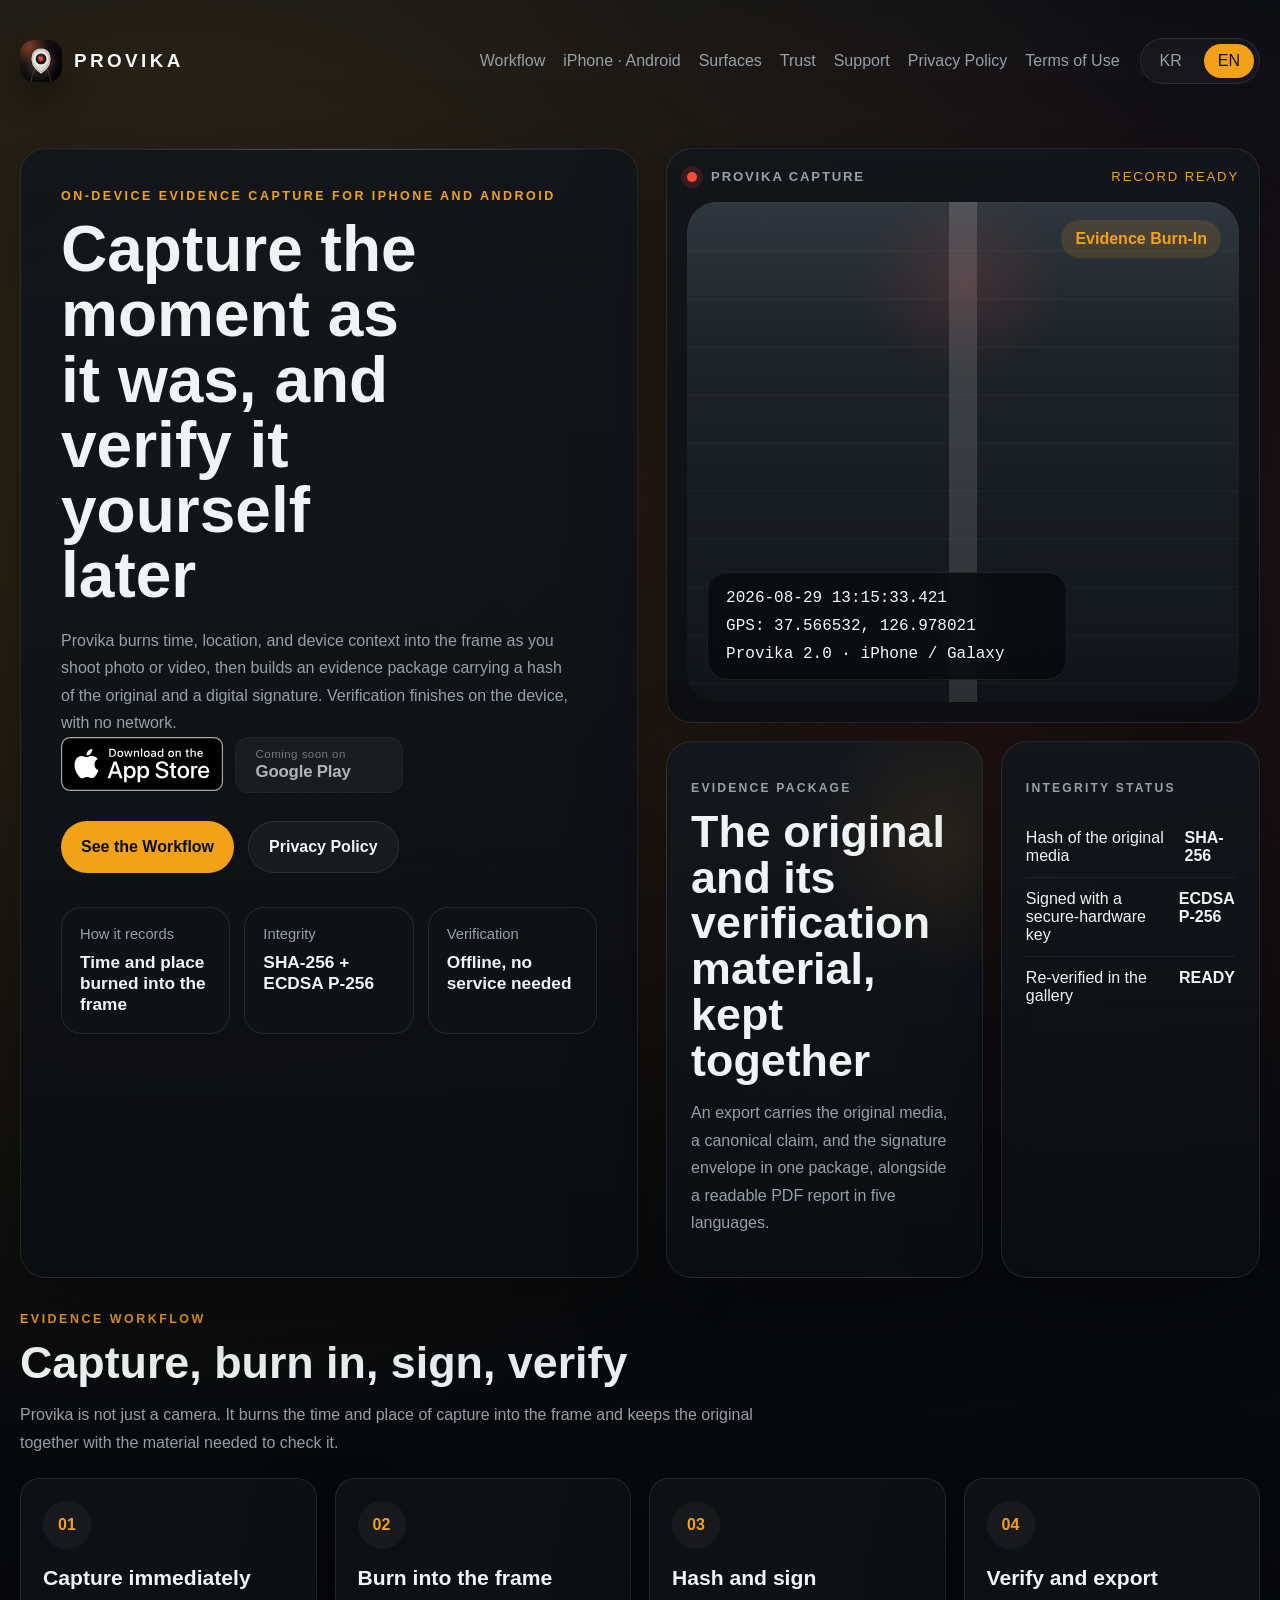
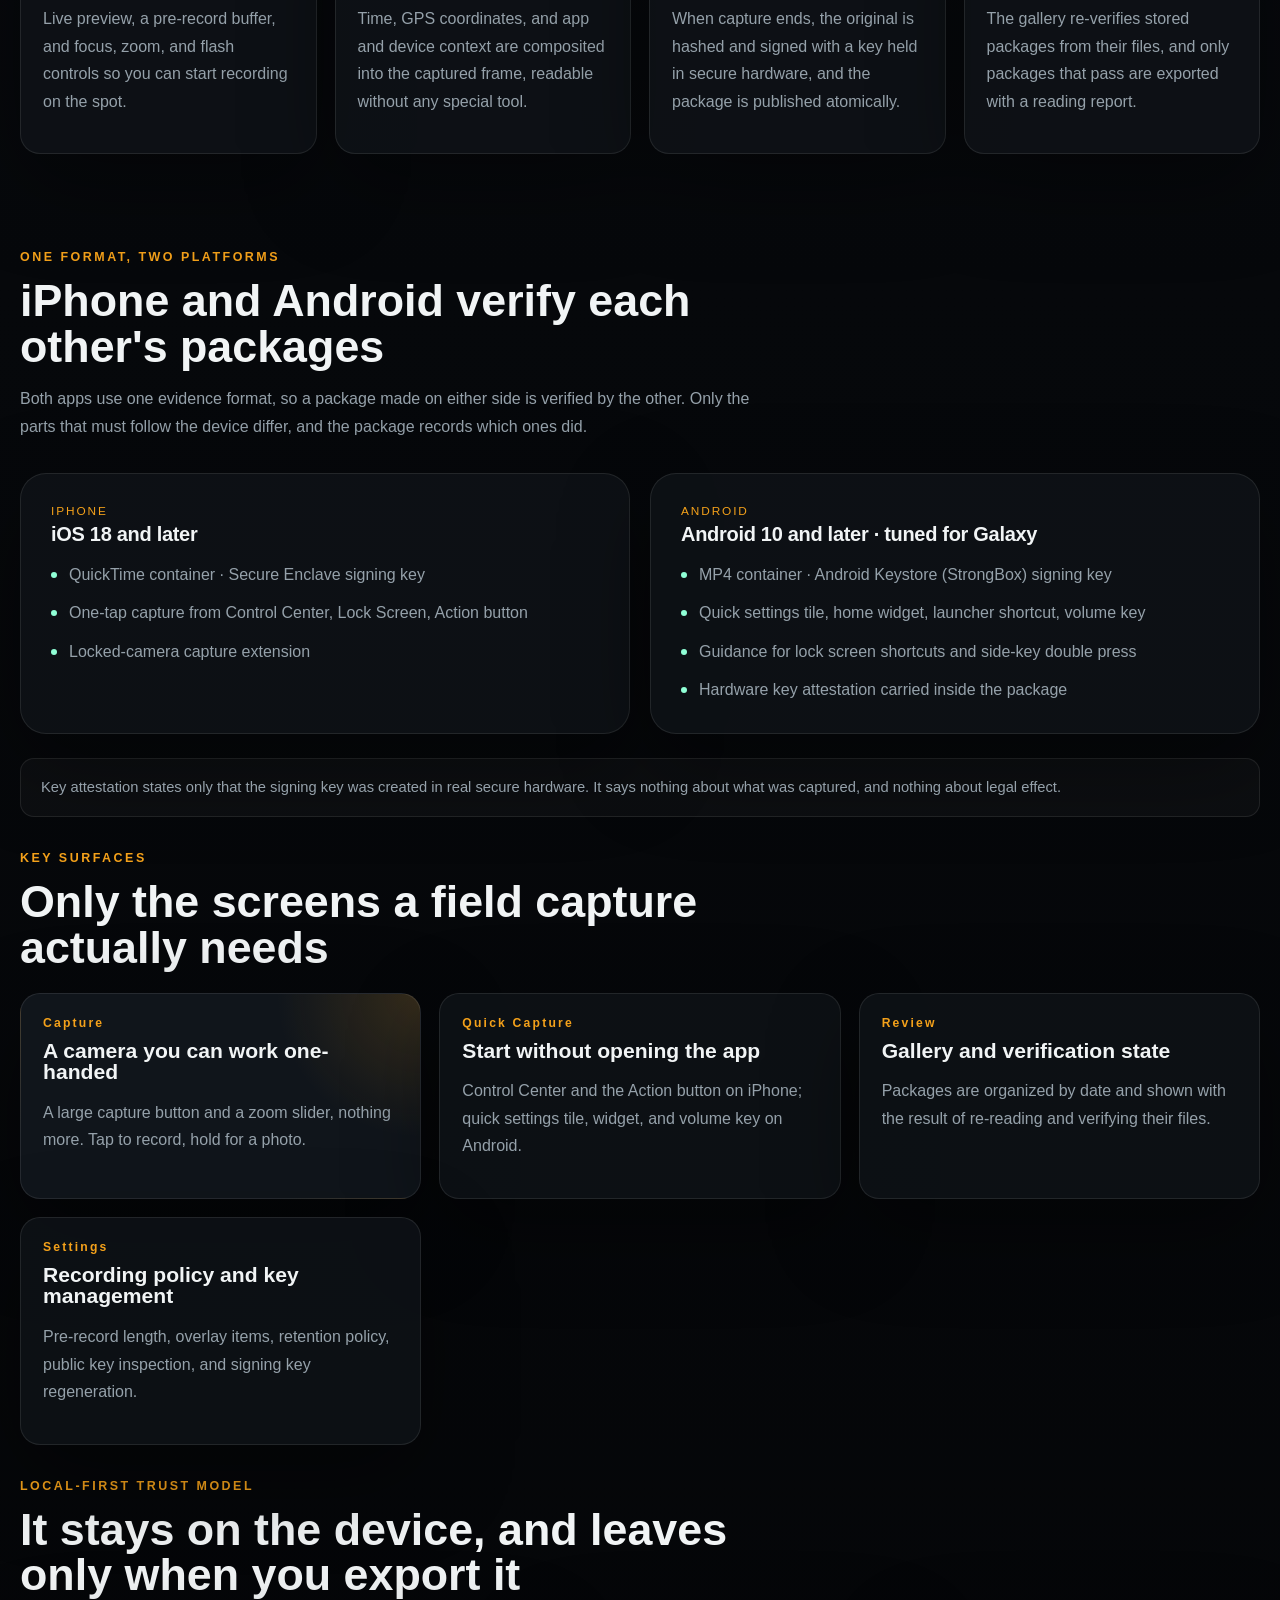
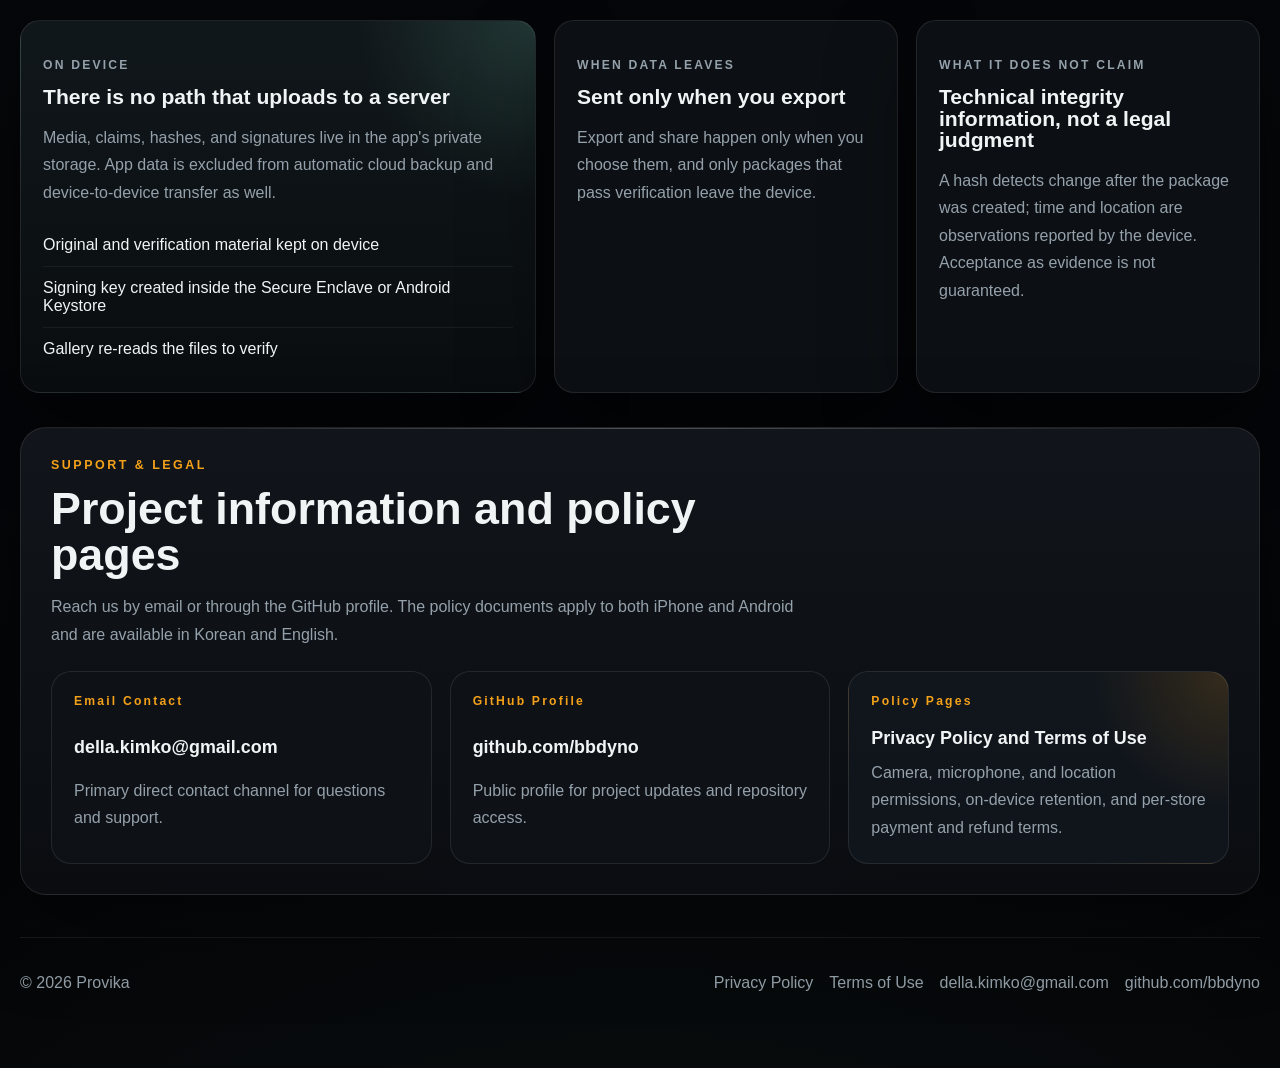
<file: docs/index.html>
<!DOCTYPE html>
<html lang="ko">
<head>
  <meta charset="UTF-8">
  <meta name="viewport" content="width=device-width, initial-scale=1.0">
  <title>Provika</title>
  <meta
    name="description"
    content="Provika는 교통 위반 증거 영상을 촬영하고, 프레임 내 타임스탬프와 GPS, 해시 및 서명 메타데이터를 함께 남기는 iPhone용 증거 캡처 앱입니다."
  >
  <link rel="stylesheet" href="./styles.css">
</head>
<body data-page="home">
  <div class="site-shell">
    <header class="topbar">
      <a class="brand" href="./index.html" aria-label="Provika home">
        <span class="brand-mark">
          <img src="./assets/provika-icon.png" alt="Provika icon">
        </span>
        <span class="brand-text">PROVIKA</span>
      </a>
      <div class="topbar-actions">
        <nav class="topnav">
          <a href="#workflow" data-i18n="nav.workflow">증거 흐름</a>
          <a href="#platforms" data-i18n="nav.platforms">iPhone · Android</a>
          <a href="#surfaces" data-i18n="nav.surfaces">핵심 화면</a>
          <a href="#trust" data-i18n="nav.trust">보관과 신뢰</a>
          <a href="#support" data-i18n="nav.support">지원</a>
          <a href="./privacy.html" data-i18n="nav.privacy">개인정보 처리방침</a>
          <a href="./terms.html" data-i18n="nav.terms">이용 약관</a>
        </nav>
        <div class="language-toggle" aria-label="Language selector">
          <button type="button" class="lang-button is-active" data-lang-button="ko">KR</button>
          <button type="button" class="lang-button" data-lang-button="en">EN</button>
        </div>
      </div>
    </header>

    <main>
      <section class="hero">
        <div class="hero-copy">
          <p class="eyebrow" data-i18n="hero.eyebrow">ON-DEVICE TRAFFIC EVIDENCE CAPTURE FOR IPHONE</p>
          <h1 data-i18n="hero.title">현장에서 바로 남기고, 프레임에 증거를 새기는 교통 위반 기록 앱</h1>
          <p class="hero-text" data-i18n="hero.body">
            Provika는 영상에 타임스탬프와 GPS를 직접 기록하고, sidecar JSON, SHA-256 해시, ECDSA 서명, 갤러리 검토 흐름까지
            하나로 묶은 iPhone용 증거 캡처 서비스입니다.
          </p>
          <!--
            Apple 배지는 Apple Marketing Tools 에서 받은 공식 SVG 다. 앱이 실제로 스토어에
            있으므로 실 링크를 건다.

            Google Play 배지 이미지도 함께 받아 두었지만(assets/badges/google-play-*.png)
            아직 붙이지 않는다. Play 배지는 스토어의 앱 페이지로 연결하는 용도이고, 등록 전에
            달면 없는 페이지를 가리키게 된다. Play 출시 시 아래 anchor 를 이미지 배지로 바꾸고
            href 를 스토어 URL 로 교체하면 된다.
          -->
          <div class="store-badges">
            <a class="store-badge store-badge-image"
               href="https://apps.apple.com/app/id6762289942"
               target="_blank" rel="noreferrer">
              <img src="./assets/badges/app-store-ko-kr.svg" alt="App Store에서 다운로드하기" data-store-badge="ios">
            </a>
            <span class="store-badge store-badge-pending">
              <span class="store-badge-kicker" data-i18n="store.android.kicker">Google Play 출시 예정</span>
              <strong class="store-badge-name">Google Play</strong>
            </span>
          </div>
          <div class="hero-actions">
            <a class="button button-primary" href="#workflow" data-i18n="hero.primary">증거 흐름 보기</a>
            <a class="button button-secondary" href="./privacy.html" data-i18n="hero.secondary">개인정보 처리방침</a>
          </div>
          <dl class="hero-stats">
            <div>
              <dt data-i18n="hero.stat1.label">기록 방식</dt>
              <dd data-i18n="hero.stat1.value">프레임 내 시간·위치 burn-in</dd>
            </div>
            <div>
              <dt data-i18n="hero.stat2.label">무결성</dt>
              <dd data-i18n="hero.stat2.value">SHA-256 + ECDSA 서명</dd>
            </div>
            <div>
              <dt data-i18n="hero.stat3.label">저장 모델</dt>
              <dd data-i18n="hero.stat3.value">기기 로컬 우선 저장</dd>
            </div>
          </dl>
        </div>

        <div class="hero-visual">
          <div class="hero-panel hero-device">
            <div class="device-header">
              <span class="signal-dot"></span>
              <span class="device-title">PROVIKA CAPTURE</span>
              <span class="device-state" data-i18n="hero.visual.state">RECORD READY</span>
            </div>
            <div class="device-preview">
              <div class="road-grid" aria-hidden="true"></div>
              <div class="overlay-stack">
                <span>2026-08-29 13:15:33.421</span>
                <span>GPS: 37.566532, 126.978021</span>
                <span>Provika 2.0 · iPhone / Galaxy</span>
              </div>
              <div class="preview-badge" data-i18n="hero.visual.badge">Evidence Burn-In</div>
            </div>
          </div>

          <div class="hero-sidecar">
            <article class="hero-panel hero-note hero-note-strong">
              <p class="hero-note-kicker" data-i18n="hero.card1.kicker">LOCAL SIDE CAR</p>
              <h2 data-i18n="hero.card1.title">영상과 메타데이터를 같이 남겨서 나중에 다시 검증</h2>
              <p data-i18n="hero.card1.body">
                촬영 후 `.mov`와 함께 위치 이력, 파일 해시, 공개키 정보가 담긴 JSON을 저장해 검토와 공유 시점을 분리합니다.
              </p>
            </article>

            <article class="hero-panel hero-note">
              <p class="hero-note-kicker" data-i18n="hero.card2.kicker">INTEGRITY STATUS</p>
              <ul class="integrity-list">
                <li><span data-i18n="hero.card2.item1">영상 파일 해시 생성</span><strong>SHA-256</strong></li>
                <li><span data-i18n="hero.card2.item2">서명 키로 무결성 서명</span><strong>ECDSA P-256</strong></li>
                <li><span data-i18n="hero.card2.item3">갤러리에서 다시 검증</span><strong data-i18n="hero.card2.status">READY</strong></li>
              </ul>
            </article>
          </div>
        </div>
      </section>

      <section class="workflow-section" id="workflow">
        <div class="section-heading">
          <p class="eyebrow" data-i18n="workflow.eyebrow">EVIDENCE WORKFLOW</p>
          <h2 data-i18n="workflow.title">기록, 각인, 서명, 검토까지 이어지는 증거 흐름</h2>
          <p class="section-copy" data-i18n="workflow.body">
            Provika는 단순 카메라가 아니라 촬영 순간의 시간과 위치를 프레임에 새기고, 별도 메타데이터와 무결성 정보를 함께 보존하는 흐름을 목표로 합니다.
          </p>
        </div>

        <div class="process-grid">
          <article class="process-card">
            <span class="process-index">01</span>
            <h3 data-i18n="workflow.step1.title">즉시 촬영</h3>
            <p data-i18n="workflow.step1.body">실시간 카메라 프리뷰와 선녹화 버퍼, 포커스, 줌, 플래시 제어로 현장 기록을 바로 시작합니다.</p>
          </article>
          <article class="process-card">
            <span class="process-index">02</span>
            <h3 data-i18n="workflow.step2.title">프레임 오버레이 각인</h3>
            <p data-i18n="workflow.step2.body">타임스탬프, GPS 좌표, 앱/기기 정보가 녹화 프레임에 직접 합성되어 별도 플레이어 없이도 확인 가능합니다.</p>
          </article>
          <article class="process-card">
            <span class="process-index">03</span>
            <h3 data-i18n="workflow.step3.title">무결성 메타데이터 저장</h3>
            <p data-i18n="workflow.step3.body">녹화 종료 후 해시, 전자서명, 공개키, 위치 트랙을 sidecar JSON으로 저장해 파일 단위 검증이 가능하도록 만듭니다.</p>
          </article>
          <article class="process-card">
            <span class="process-index">04</span>
            <h3 data-i18n="workflow.step4.title">갤러리에서 검토와 공유</h3>
            <p data-i18n="workflow.step4.body">날짜별 필터링, 재생, 공유, 신고 완료 표시, 삭제와 함께 서명 검증 상태를 다시 확인할 수 있습니다.</p>
          </article>
        </div>
      </section>


      <section class="platforms-section" id="platforms">
        <div class="section-heading">
          <p class="eyebrow" data-i18n="platforms.eyebrow">ONE FORMAT, TWO PLATFORMS</p>
          <h2 data-i18n="platforms.title">iPhone과 Android가 서로의 증거 패키지를 검증합니다</h2>
          <p class="section-copy" data-i18n="platforms.body">
            두 앱은 같은 증거 포맷을 씁니다. 한쪽에서 만든 패키지를 다른 쪽 검증기가 그대로 확인할 수 있습니다.
            기기에 맞는 부분만 각 플랫폼의 방식을 따르고, 그 사실은 패키지 안에 그대로 기록됩니다.
          </p>
        </div>

        <div class="platform-grid">
          <article class="platform-card">
            <p class="platform-kicker">iPhone</p>
            <h3 data-i18n="platforms.ios.title">iOS 18 이상</h3>
            <ul class="platform-list">
              <li data-i18n="platforms.ios.item1">QuickTime 컨테이너 · Secure Enclave 서명 키</li>
              <li data-i18n="platforms.ios.item2">제어 센터 · 잠금화면 · 액션 버튼 원터치 촬영</li>
              <li data-i18n="platforms.ios.item3">잠금 상태 카메라 익스텐션</li>
            </ul>
          </article>

          <article class="platform-card">
            <p class="platform-kicker">Android</p>
            <h3 data-i18n="platforms.android.title">Android 10 이상 · 갤럭시 최적화</h3>
            <ul class="platform-list">
              <li data-i18n="platforms.android.item1">MP4 컨테이너 · Android Keystore(StrongBox) 서명 키</li>
              <li data-i18n="platforms.android.item2">빠른 설정 타일 · 홈 위젯 · 런처 숏컷 · 볼륨 키 촬영</li>
              <li data-i18n="platforms.android.item3">잠금화면 바로가기와 측면 버튼 두 번 누르기 안내</li>
              <li data-i18n="platforms.android.item4">하드웨어 키 증명서를 패키지에 함께 보관</li>
            </ul>
          </article>
        </div>

        <p class="platform-note" data-i18n="platforms.note">
          하드웨어 키 증명은 서명 키가 실제 보안 하드웨어에서 만들어졌다는 사실만 말합니다. 촬영 내용의 진위나 법적 효력과는 무관합니다.
        </p>
      </section>

      <section class="surfaces-section" id="surfaces">
        <div class="section-heading">
          <p class="eyebrow" data-i18n="surfaces.eyebrow">KEY SURFACES</p>
          <h2 data-i18n="surfaces.title">교통 위반 기록 앱에 필요한 핵심 화면을 하나의 서비스 경험으로</h2>
        </div>

        <div class="surface-grid">
          <article class="surface-card surface-card-highlight">
            <span class="surface-kicker" data-i18n="surfaces.card1.kicker">Capture</span>
            <h3 data-i18n="surfaces.card1.title">현장 촬영에 집중한 카메라 탭</h3>
            <p data-i18n="surfaces.card1.body">세로 중심 UI, 아이폰 스타일 줌 다이얼, 빠른 녹화 흐름으로 순간 대응이 가능합니다.</p>
          </article>
          <article class="surface-card">
            <span class="surface-kicker" data-i18n="surfaces.card2.kicker">Widget Trigger</span>
            <h3 data-i18n="surfaces.card2.title">잠금화면과 제어 센터에서 빠르게 진입</h3>
            <p data-i18n="surfaces.card2.body">Control Widget을 통해 앱을 열고 즉시 녹화를 시작하는 빠른 진입점을 제공합니다.</p>
          </article>
          <article class="surface-card">
            <span class="surface-kicker" data-i18n="surfaces.card3.kicker">Review</span>
            <h3 data-i18n="surfaces.card3.title">갤러리와 상세 검토 흐름</h3>
            <p data-i18n="surfaces.card3.body">저장된 녹화물을 날짜별로 정리하고, 재생과 공유, 신고 완료 표시, 서명 검증까지 한 화면에서 확인합니다.</p>
          </article>
          <article class="surface-card">
            <span class="surface-kicker" data-i18n="surfaces.card4.kicker">Settings</span>
            <h3 data-i18n="surfaces.card4.title">기록 정책과 보안 키 관리</h3>
            <p data-i18n="surfaces.card4.body">선녹화 시간, 오버레이, 저장 정책, 공개키 확인과 서명 키 재생성 같은 관리 기능을 제공합니다.</p>
          </article>
        </div>
      </section>

      <section class="trust-section" id="trust">
        <div class="section-heading">
          <p class="eyebrow" data-i18n="trust.eyebrow">LOCAL-FIRST TRUST MODEL</p>
          <h2 data-i18n="trust.title">기기 안에 남기고, 사용자가 직접 공유할 때만 밖으로 나갑니다</h2>
        </div>

        <div class="trust-layout">
          <article class="trust-card trust-card-large">
            <p class="trust-kicker" data-i18n="trust.card1.kicker">ON DEVICE</p>
            <h3 data-i18n="trust.card1.title">현재 구현에는 서버 업로드 흐름이 없습니다</h3>
            <p data-i18n="trust.card1.body">
              영상, 메타데이터, 해시, 서명 정보는 기기 로컬에 저장됩니다. 데이터가 기기 밖으로 나가는 시점은 사용자가 직접 공유를 실행할 때입니다.
            </p>
            <ul class="trust-list">
              <li data-i18n="trust.card1.item1">녹화 파일과 sidecar JSON 로컬 저장</li>
              <li data-i18n="trust.card1.item2">실기기에서는 가능할 경우 Secure Enclave 기반 키 사용</li>
              <li data-i18n="trust.card1.item3">갤러리에서 저장된 서명 상태 재검증</li>
            </ul>
          </article>

          <article class="trust-card">
            <p class="trust-kicker" data-i18n="trust.card2.kicker">WHEN DATA LEAVES</p>
            <h3 data-i18n="trust.card2.title">사용자가 내보낼 때만 전송</h3>
            <p data-i18n="trust.card2.body">공유 시트, 파일 내보내기 등 사용자가 선택한 동작을 통해서만 외부 전송이 일어납니다.</p>
          </article>

          <article class="trust-card">
            <p class="trust-kicker" data-i18n="trust.card3.kicker">CURRENT STATUS</p>
            <h3 data-i18n="trust.card3.title">현재는 동작하는 iOS 프로토타입</h3>
            <p data-i18n="trust.card3.body">촬영, 오버레이 합성, 저장, 해시/서명, 갤러리 검토까지 로컬 엔드 투 엔드 흐름이 구현돼 있습니다.</p>
          </article>
        </div>
      </section>

      <section class="support-section" id="support">
        <div class="support-card">
          <div class="section-heading">
            <p class="eyebrow" data-i18n="support.eyebrow">SUPPORT & LEGAL</p>
            <h2 data-i18n="support.title">프로젝트 정보와 정책 문서</h2>
            <p class="section-copy" data-i18n="support.body">
              연락은 이메일과 GitHub 프로필을 통해 받을 수 있고, 정책 문서는 이 페이지에서 한국어와 영어로 제공합니다.
            </p>
          </div>

          <div class="contact-grid">
            <a class="contact-card" href="mailto:della.kimko@gmail.com">
              <span class="contact-label" data-i18n="support.card1.label">이메일 문의</span>
              <strong>della.kimko@gmail.com</strong>
              <span class="contact-meta" data-i18n="support.card1.meta">직접 문의를 보낼 수 있는 기본 연락 채널입니다.</span>
            </a>
            <a class="contact-card" href="https://github.com/bbdyno" target="_blank" rel="noreferrer">
              <span class="contact-label" data-i18n="support.card2.label">GitHub 프로필</span>
              <strong>github.com/bbdyno</strong>
              <span class="contact-meta" data-i18n="support.card2.meta">프로젝트 업데이트와 공개 저장소를 확인할 수 있는 연락 프로필입니다.</span>
            </a>
            <a class="contact-card contact-card-accent" href="./privacy.html">
              <span class="contact-label" data-i18n="support.card3.label">정책 문서</span>
              <strong data-i18n="support.card3.title">개인정보 처리방침과 이용 약관</strong>
              <span class="contact-meta" data-i18n="support.card3.meta">카메라, 위치, 로컬 저장, 공유 정책 기준을 문서로 제공합니다.</span>
            </a>
          </div>
        </div>
      </section>
    </main>

    <footer class="footer">
      <p>© <span id="year"></span> Provika</p>
      <div class="footer-links">
        <a href="./privacy.html" data-i18n="footer.privacy">개인정보 처리방침</a>
        <a href="./terms.html" data-i18n="footer.terms">이용 약관</a>
        <a href="mailto:della.kimko@gmail.com">della.kimko@gmail.com</a>
        <a href="https://github.com/bbdyno" target="_blank" rel="noreferrer">github.com/bbdyno</a>
      </div>
    </footer>
  </div>

  <script src="./app.js?v=2026082901"></script>
</body>
</html>
</file>
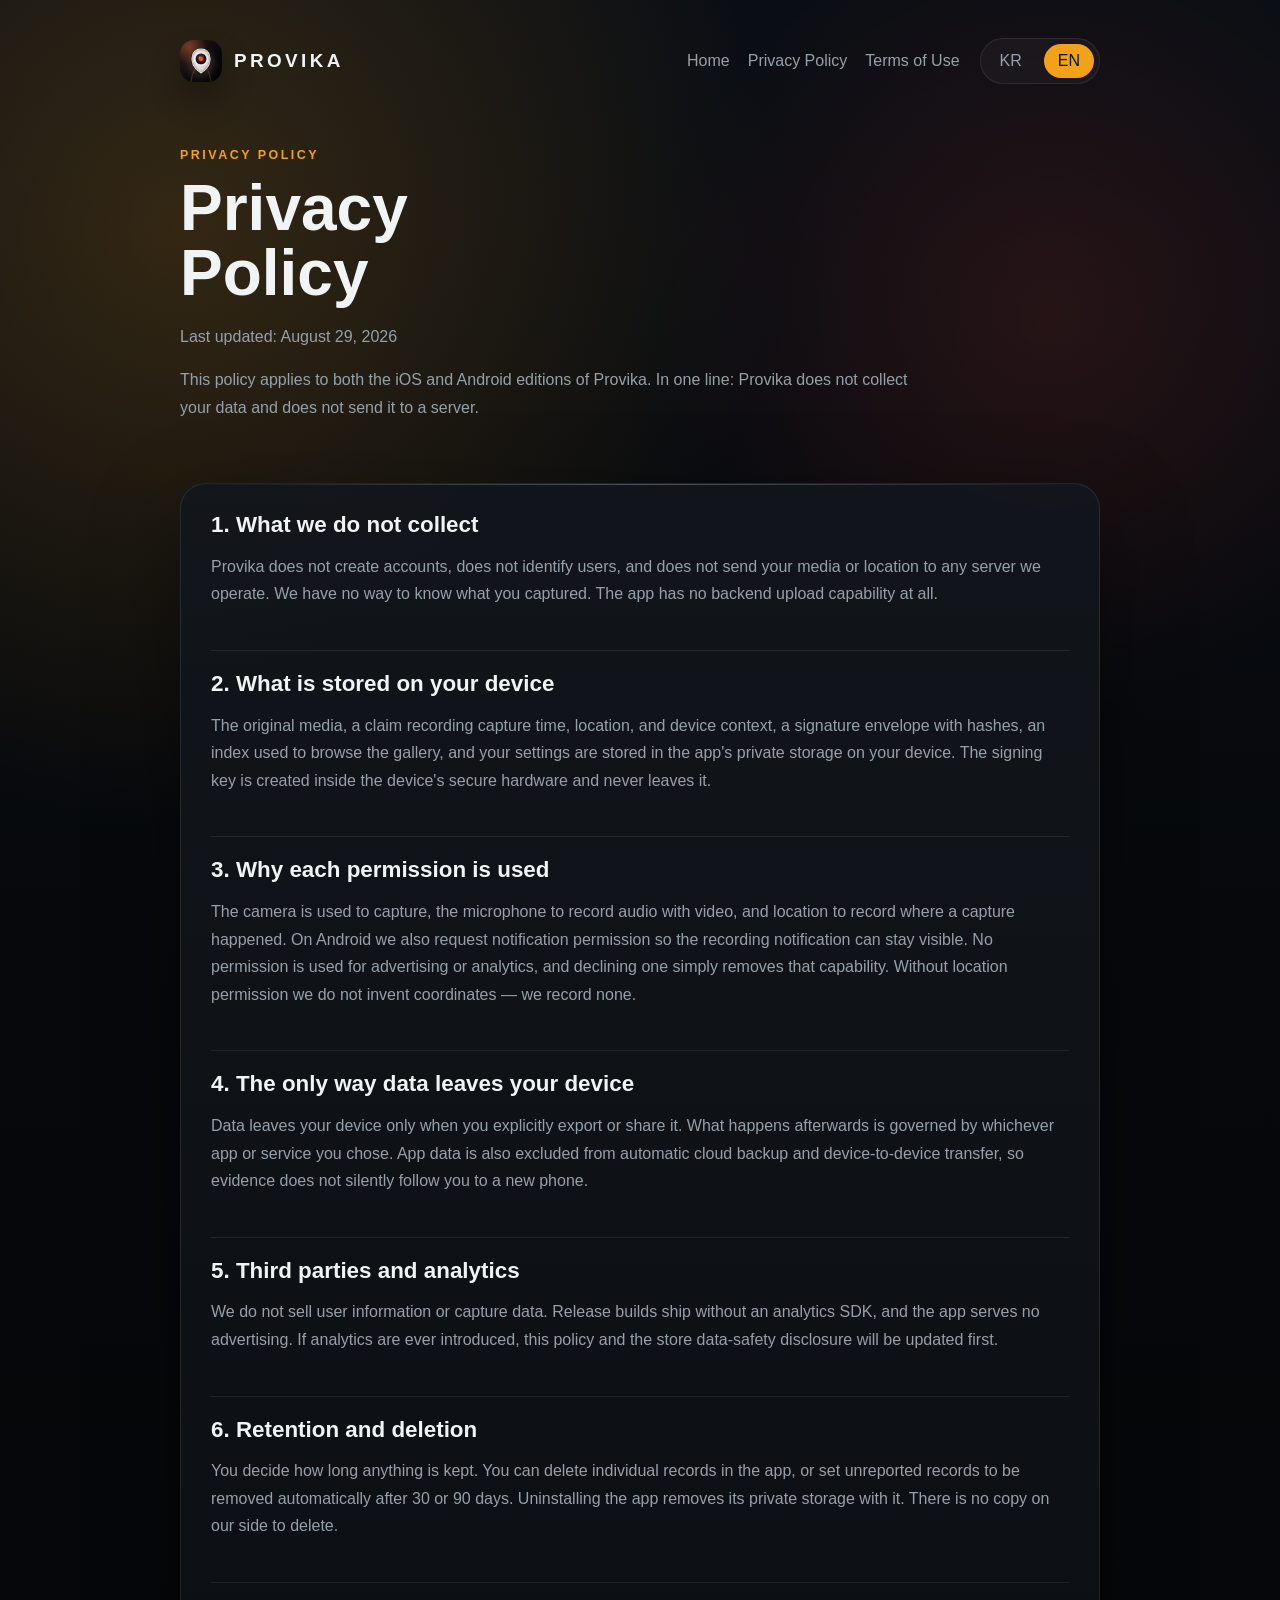
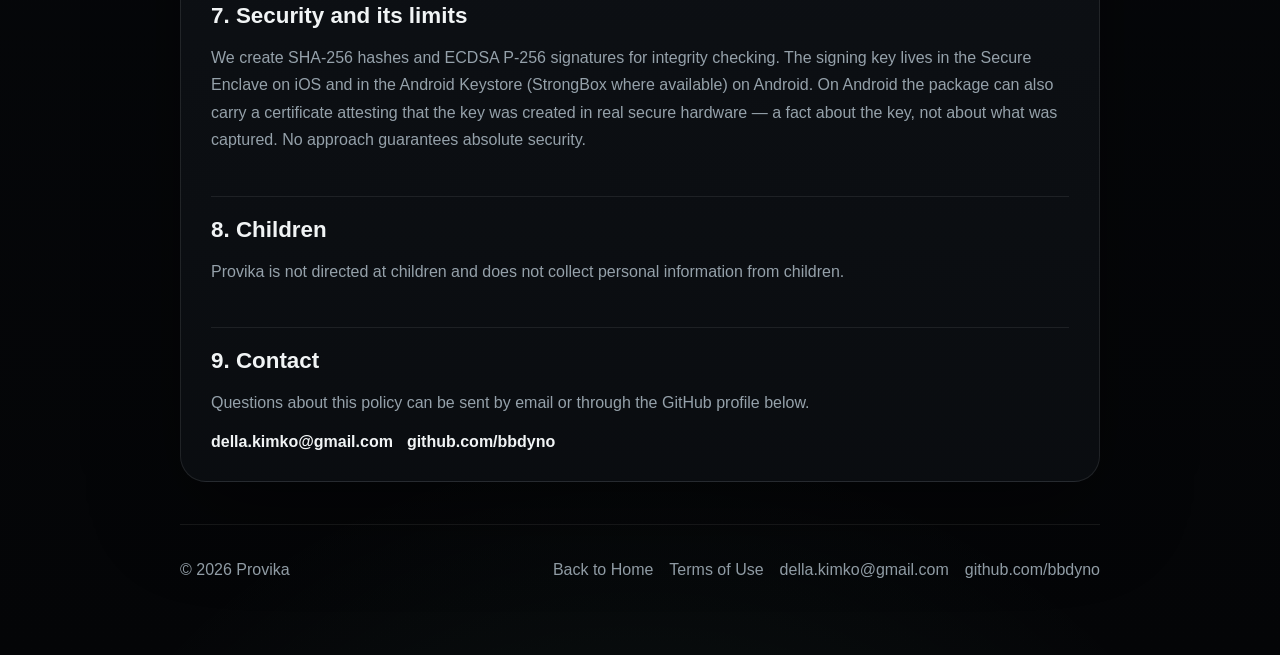
<file: docs/privacy.html>
<!DOCTYPE html>
<html lang="ko">
<head>
  <meta charset="UTF-8">
  <meta name="viewport" content="width=device-width, initial-scale=1.0">
  <title>Provika Privacy Policy</title>
  <meta name="description" content="Provika 개인정보 처리방침">
  <link rel="stylesheet" href="./styles.css">
</head>
<body data-page="privacy">
  <div class="site-shell site-shell-legal">
    <header class="topbar">
      <a class="brand" href="./index.html" aria-label="Provika home">
        <span class="brand-mark">
          <img src="./assets/provika-icon.png" alt="Provika icon">
        </span>
        <span class="brand-text">PROVIKA</span>
      </a>
      <div class="topbar-actions">
        <nav class="topnav">
          <a href="./index.html" data-i18n="legal.nav.home">홈</a>
          <a href="./privacy.html" data-i18n="nav.privacy">개인정보 처리방침</a>
          <a href="./terms.html" data-i18n="nav.terms">이용 약관</a>
        </nav>
        <div class="language-toggle" aria-label="Language selector">
          <button type="button" class="lang-button is-active" data-lang-button="ko">KR</button>
          <button type="button" class="lang-button" data-lang-button="en">EN</button>
        </div>
      </div>
    </header>

    <main class="legal-page">
      <div class="section-heading">
        <p class="eyebrow" data-i18n="privacy.eyebrow">PRIVACY POLICY</p>
        <h1 data-i18n="privacy.title">개인정보 처리방침</h1>
        <p class="section-copy" data-i18n="privacy.updated">최종 업데이트: 2026년 8월 29일</p>
        <p class="section-copy" data-i18n="privacy.intro">본 방침은 iOS 판과 Android 판 Provika에 함께 적용됩니다. 한 줄로 요약하면, Provika는 사용자의 데이터를 수집하지 않으며 서버로 보내지 않습니다.</p>
      </div>

      <article class="legal-card">
        <section>
          <h2 data-i18n="privacy.section1.title">1. 수집하지 않는 것</h2>
          <p data-i18n="privacy.section1.body">
            Provika는 계정을 만들지 않고, 사용자를 식별하지 않으며, 촬영한 미디어나 위치를 운영자의 서버로 보내지 않습니다. 운영자는 사용자가 무엇을 촬영했는지 알 수 없습니다. 앱에는 백엔드 업로드 기능 자체가 없습니다.
          </p>
        </section>
        <section>
          <h2 data-i18n="privacy.section2.title">2. 기기 안에 저장되는 것</h2>
          <p data-i18n="privacy.section2.body">
            촬영한 원본 미디어, 촬영 시각·위치·기기 정보를 담은 클레임, 해시와 서명이 담긴 봉투, 갤러리 조회용 인덱스, 앱 설정이 기기의 앱 전용 저장소에 남습니다. 서명 키는 기기의 보안 하드웨어 안에서 만들어지고 앱 밖으로 나오지 않습니다.
          </p>
        </section>
        <section>
          <h2 data-i18n="privacy.section3.title">3. 권한을 쓰는 이유</h2>
          <p data-i18n="privacy.section3.body">
            카메라는 촬영에, 마이크는 영상의 음성 기록에, 위치는 촬영 위치 기록에 사용합니다. Android 에서는 녹화 중 상시 알림을 위해 알림 권한을 함께 요청합니다. 어떤 권한도 광고나 분석 목적으로 쓰이지 않으며, 거부해도 해당 기능만 빠진 채로 앱을 쓸 수 있습니다. 위치 권한이 없으면 좌표를 지어내지 않고 기록에 남기지 않습니다.
          </p>
        </section>
        <section>
          <h2 data-i18n="privacy.section4.title">4. 데이터가 기기를 벗어나는 유일한 경우</h2>
          <p data-i18n="privacy.section4.body">
            사용자가 직접 내보내기나 공유를 실행할 때만 데이터가 기기 밖으로 나갑니다. 그 이후 데이터가 어디로 가는지는 사용자가 고른 앱이나 서비스의 정책을 따릅니다. 자동 클라우드 백업과 기기 간 전송에서도 앱 데이터를 제외하도록 설정해 두었으므로, 기기를 바꿔도 증거가 자동으로 따라가지 않습니다.
          </p>
        </section>
        <section>
          <h2 data-i18n="privacy.section5.title">5. 제3자 제공과 분석 도구</h2>
          <p data-i18n="privacy.section5.body">
            운영자는 사용자 정보나 촬영 데이터를 판매하지 않습니다. 출시 빌드에는 분석 SDK 를 포함하지 않으며, 앱은 광고를 제공하지 않습니다. 앞으로 분석 도구를 도입하게 되면 이 방침과 스토어의 데이터 안전 정보에 먼저 반영합니다.
          </p>
        </section>
        <section>
          <h2 data-i18n="privacy.section6.title">6. 보관과 삭제</h2>
          <p data-i18n="privacy.section6.body">
            보관 기간은 사용자가 정합니다. 앱 안에서 개별 기록을 지울 수 있고, 미신고 기록을 30일 또는 90일 뒤 자동으로 지우도록 설정할 수도 있습니다. 앱을 삭제하면 앱 전용 저장소의 데이터도 함께 사라집니다. 운영자 측에는 지울 사본이 없습니다.
          </p>
        </section>
        <section>
          <h2 data-i18n="privacy.section7.title">7. 보안과 그 한계</h2>
          <p data-i18n="privacy.section7.body">
            무결성 확인을 위해 SHA-256 해시와 ECDSA P-256 서명을 만듭니다. 서명 키는 iOS 에서는 Secure Enclave, Android 에서는 Android Keystore(가능한 기기에서는 StrongBox)에 보관됩니다. Android 에서는 키가 실제 보안 하드웨어에서 만들어졌음을 증명하는 인증서를 함께 담을 수 있으며, 이는 키에 대한 사실일 뿐 촬영 내용의 진위와는 무관합니다. 어떤 방식도 절대적인 보안을 보장하지는 않습니다.
          </p>
        </section>
        <section>
          <h2 data-i18n="privacy.section8.title">8. 아동</h2>
          <p data-i18n="privacy.section8.body">
            Provika는 아동을 대상으로 하지 않으며, 아동으로부터 개인정보를 수집하지 않습니다.
          </p>
        </section>
        <section>
          <h2 data-i18n="privacy.section9.title">9. 문의</h2>
          <p data-i18n="privacy.section9.body">
            본 방침에 대한 문의는 이메일 또는 GitHub 프로필을 통해 접수할 수 있습니다.
          </p>
          <div class="legal-inline-links">
            <a href="mailto:della.kimko@gmail.com">della.kimko@gmail.com</a>
            <a href="https://github.com/bbdyno" target="_blank" rel="noreferrer">github.com/bbdyno</a>
          </div>
        </section>
      </article>
    </main>

    <footer class="footer">
      <p>© <span id="year"></span> Provika</p>
      <div class="footer-links">
        <a href="./index.html" data-i18n="legal.footer.home">홈으로</a>
        <a href="./terms.html" data-i18n="footer.terms">이용 약관</a>
        <a href="mailto:della.kimko@gmail.com">della.kimko@gmail.com</a>
        <a href="https://github.com/bbdyno" target="_blank" rel="noreferrer">github.com/bbdyno</a>
      </div>
    </footer>
  </div>

  <script src="./app.js?v=2026082901"></script>
</body>
</html>
</file>
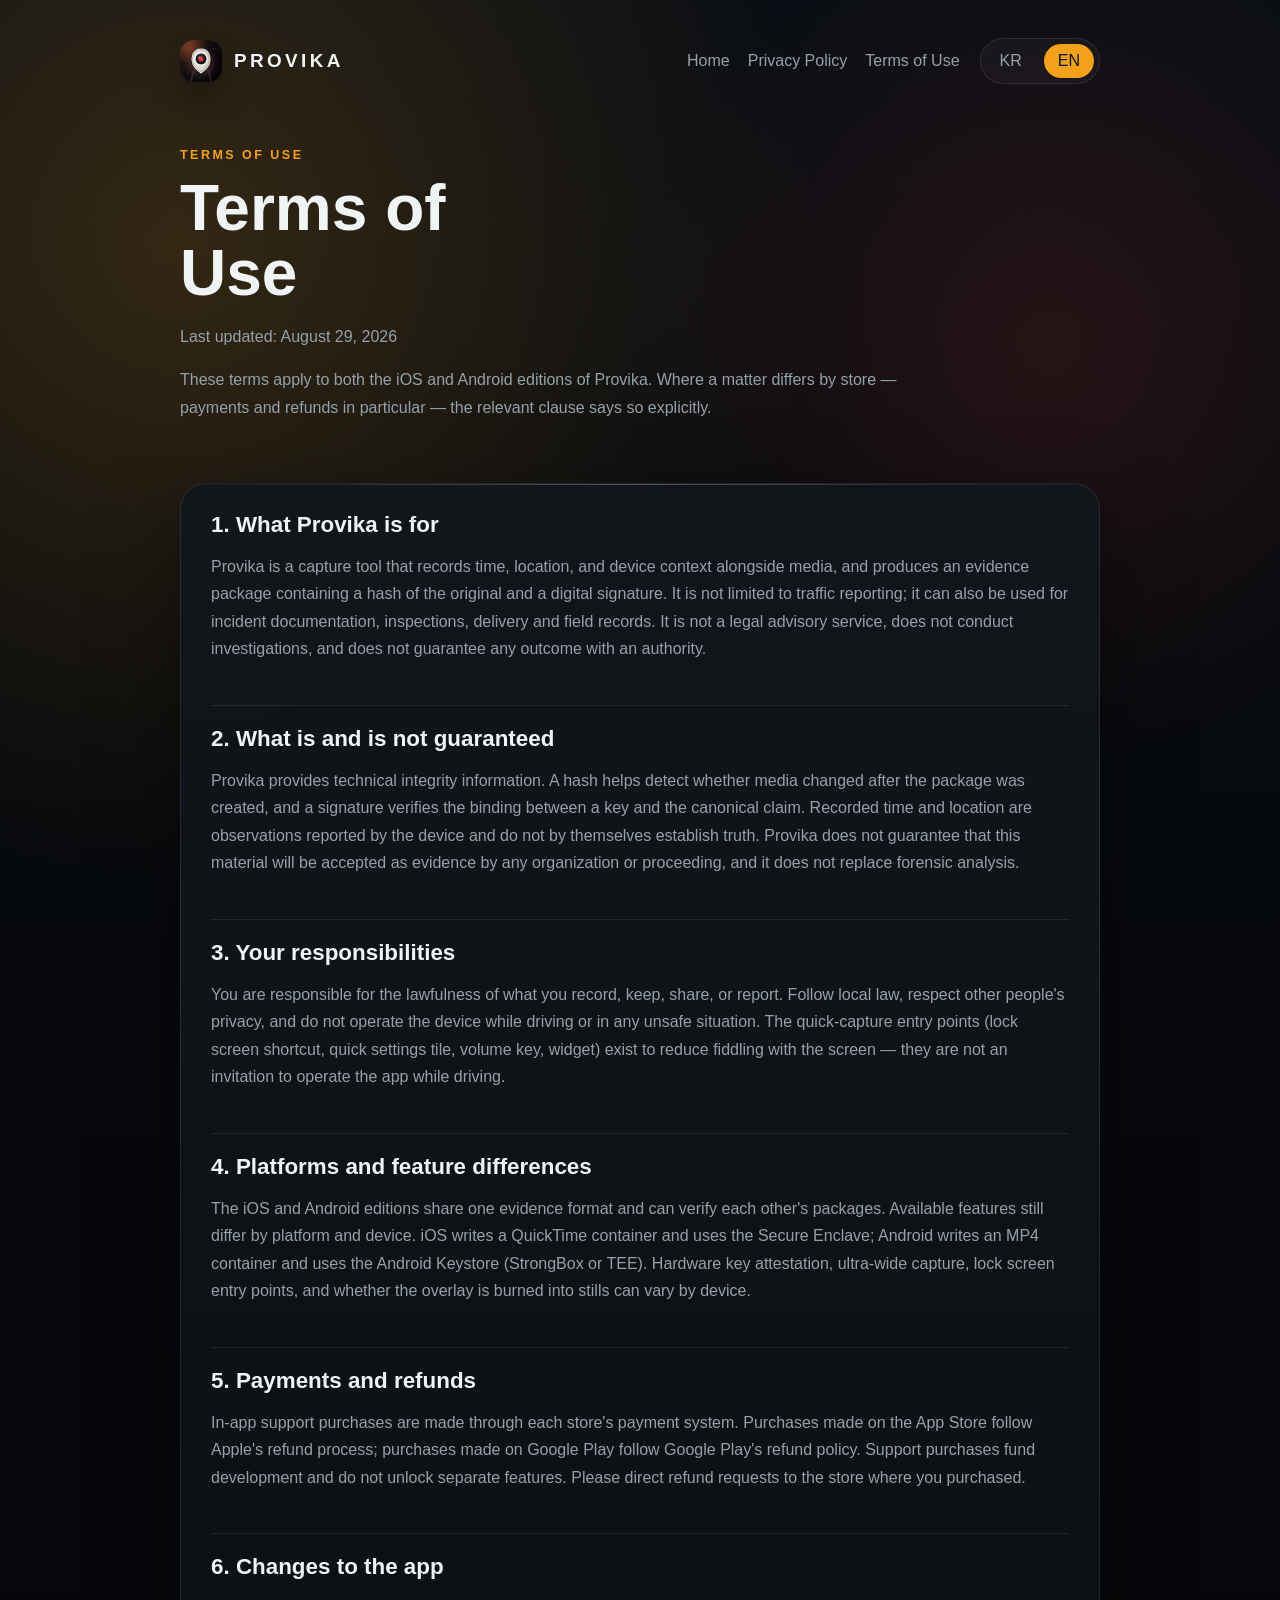
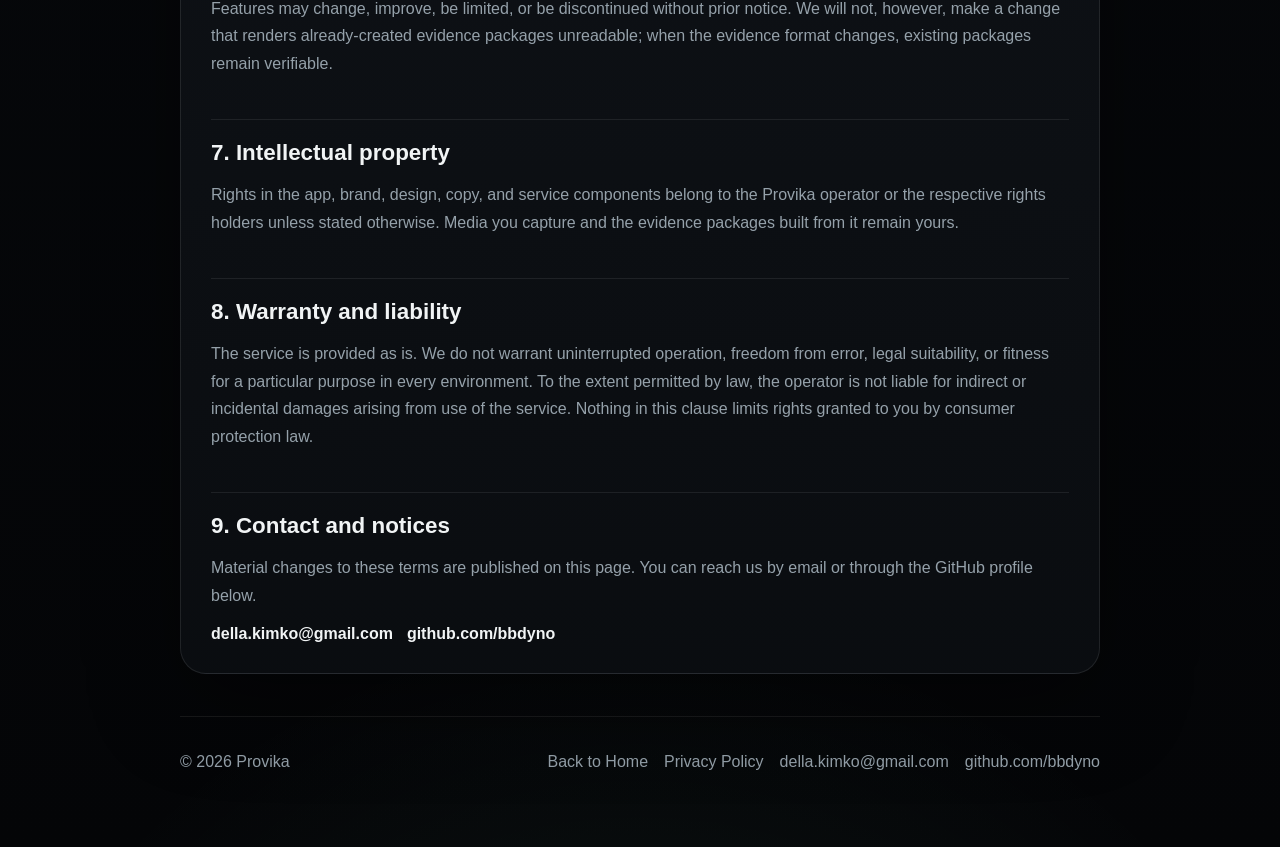
<file: docs/terms.html>
<!DOCTYPE html>
<html lang="ko">
<head>
  <meta charset="UTF-8">
  <meta name="viewport" content="width=device-width, initial-scale=1.0">
  <title>Provika Terms of Use</title>
  <meta name="description" content="Provika 이용 약관">
  <link rel="stylesheet" href="./styles.css">
</head>
<body data-page="terms">
  <div class="site-shell site-shell-legal">
    <header class="topbar">
      <a class="brand" href="./index.html" aria-label="Provika home">
        <span class="brand-mark">
          <img src="./assets/provika-icon.png" alt="Provika icon">
        </span>
        <span class="brand-text">PROVIKA</span>
      </a>
      <div class="topbar-actions">
        <nav class="topnav">
          <a href="./index.html" data-i18n="legal.nav.home">홈</a>
          <a href="./privacy.html" data-i18n="nav.privacy">개인정보 처리방침</a>
          <a href="./terms.html" data-i18n="nav.terms">이용 약관</a>
        </nav>
        <div class="language-toggle" aria-label="Language selector">
          <button type="button" class="lang-button is-active" data-lang-button="ko">KR</button>
          <button type="button" class="lang-button" data-lang-button="en">EN</button>
        </div>
      </div>
    </header>

    <main class="legal-page">
      <div class="section-heading">
        <p class="eyebrow" data-i18n="terms.eyebrow">TERMS OF USE</p>
        <h1 data-i18n="terms.title">이용 약관</h1>
        <p class="section-copy" data-i18n="terms.updated">최종 업데이트: 2026년 8월 29일</p>
        <p class="section-copy" data-i18n="terms.intro">본 약관은 iOS 판과 Android 판 Provika에 함께 적용됩니다. 결제·환불처럼 스토어에 따라 달라지는 사항은 해당 조항에서 따로 구분합니다.</p>
      </div>

      <article class="legal-card">
        <section>
          <h2 data-i18n="terms.section1.title">1. 서비스 목적</h2>
          <p data-i18n="terms.section1.body">
            Provika는 촬영 시각·위치·기기 정보를 함께 남기고, 원본 미디어에 대한 해시와 전자서명을 담은 증거 패키지를 만드는 촬영 도구입니다. 교통 위반 신고에만 쓰이는 앱은 아니며 사고 기록, 점검, 배송·현장 기록 등에도 사용할 수 있습니다. 법률 자문, 수사 대행, 공공기관 제출 결과를 보장하는 서비스가 아닙니다.
          </p>
        </section>
        <section>
          <h2 data-i18n="terms.section2.title">2. 무엇을 보장하고 무엇을 보장하지 않는가</h2>
          <p data-i18n="terms.section2.body">
            Provika는 기술적 무결성 정보를 제공합니다. 해시는 패키지 생성 이후 미디어가 바뀌었는지 확인하는 데 쓰이고, 서명은 키와 정규화된 클레임의 결합을 검증합니다. 기록된 시각과 위치는 기기가 보고한 관측값이며 그 자체로 진실을 증명하지 않습니다. 특정 기관이나 절차에서 이 자료가 증거로 채택될 것이라고 보증하지 않으며, 포렌식 분석을 대체하지도 않습니다.
          </p>
        </section>
        <section>
          <h2 data-i18n="terms.section3.title">3. 사용자 책임</h2>
          <p data-i18n="terms.section3.body">
            촬영·보관·공유·신고의 적법성 판단은 사용자에게 있습니다. 현지 법규와 타인의 프라이버시를 존중해야 하며, 운전 중이거나 위험한 상황에서 기기를 조작해서는 안 됩니다. 빠른 실행 기능(잠금화면 바로가기, 빠른 설정 타일, 볼륨 키, 위젯)은 조작 부담을 줄이기 위한 것이지 주행 중 조작을 권장하는 것이 아닙니다.
          </p>
        </section>
        <section>
          <h2 data-i18n="terms.section4.title">4. 지원 플랫폼과 기능 차이</h2>
          <p data-i18n="terms.section4.body">
            iOS 판과 Android 판은 같은 증거 포맷을 쓰며 서로가 만든 패키지를 검증할 수 있습니다. 다만 플랫폼과 기기에 따라 제공되는 기능이 다릅니다. iOS 는 QuickTime 컨테이너와 Secure Enclave 를, Android 는 MP4 컨테이너와 Android Keystore(StrongBox 또는 TEE)를 사용합니다. 하드웨어 키 증명, 초광각, 잠금화면 진입점, 오버레이가 사진에 적용되는지 여부는 기기에 따라 달라질 수 있습니다.
          </p>
        </section>
        <section>
          <h2 data-i18n="terms.section5.title">5. 결제와 환불</h2>
          <p data-i18n="terms.section5.body">
            앱 안의 후원 상품은 각 스토어의 결제 수단으로만 구매할 수 있습니다. App Store 에서 구매한 경우 Apple 의 환불 절차를, Google Play 에서 구매한 경우 Google Play 의 환불 정책을 따릅니다. 후원은 개발을 지원하기 위한 것이며 별도 기능을 해제하지 않습니다. 환불 요청은 구매한 스토어를 통해 접수해 주십시오.
          </p>
        </section>
        <section>
          <h2 data-i18n="terms.section6.title">6. 기능 변경</h2>
          <p data-i18n="terms.section6.body">
            기능은 사전 공지 없이 변경, 개선, 제한 또는 중단될 수 있습니다. 다만 이미 생성된 증거 패키지를 나중에 읽지 못하게 만드는 변경은 하지 않으며, 증거 포맷을 바꿀 때는 기존 패키지가 계속 검증되도록 유지합니다.
          </p>
        </section>
        <section>
          <h2 data-i18n="terms.section7.title">7. 지식재산권</h2>
          <p data-i18n="terms.section7.body">
            앱, 브랜드, 디자인, 문구 및 서비스 구성 요소에 대한 권리는 별도 명시가 없는 한 Provika 운영자 또는 해당 권리자에게 귀속됩니다. 사용자가 촬영한 미디어와 그 증거 패키지에 대한 권리는 사용자에게 있습니다.
          </p>
        </section>
        <section>
          <h2 data-i18n="terms.section8.title">8. 보증 제한과 책임 한도</h2>
          <p data-i18n="terms.section8.body">
            서비스는 현 상태 그대로 제공되며, 모든 환경에서 무중단 동작, 오류 없음, 법적 적합성 또는 특정 목적 적합성을 보증하지 않습니다. 법이 허용하는 범위에서 운영자는 서비스 사용으로 인한 간접적·부수적 손해에 대해 책임을 지지 않습니다. 소비자 보호 법령이 부여하는 권리는 본 조항으로 제한되지 않습니다.
          </p>
        </section>
        <section>
          <h2 data-i18n="terms.section9.title">9. 문의 및 고지</h2>
          <p data-i18n="terms.section9.body">
            본 약관의 중요한 변경 사항은 이 페이지에 반영됩니다. 문의는 이메일 또는 GitHub 프로필을 통해 받습니다.
          </p>
          <div class="legal-inline-links">
            <a href="mailto:della.kimko@gmail.com">della.kimko@gmail.com</a>
            <a href="https://github.com/bbdyno" target="_blank" rel="noreferrer">github.com/bbdyno</a>
          </div>
        </section>
      </article>
    </main>

    <footer class="footer">
      <p>© <span id="year"></span> Provika</p>
      <div class="footer-links">
        <a href="./index.html" data-i18n="legal.footer.home">홈으로</a>
        <a href="./privacy.html" data-i18n="footer.privacy">개인정보 처리방침</a>
        <a href="mailto:della.kimko@gmail.com">della.kimko@gmail.com</a>
        <a href="https://github.com/bbdyno" target="_blank" rel="noreferrer">github.com/bbdyno</a>
      </div>
    </footer>
  </div>

  <script src="./app.js?v=2026082901"></script>
</body>
</html>
</file>
<file: docs/styles.css>
:root {
  --bg: #06080b;
  --bg-soft: #0d1117;
  --panel: rgba(15, 19, 24, 0.82);
  --panel-strong: rgba(18, 23, 29, 0.94);
  --border: rgba(255, 255, 255, 0.09);
  --text: #f1f4f5;
  --muted: #95a1aa;
  --amber: #f4a11a;
  --amber-soft: rgba(244, 161, 26, 0.16);
  --red: #ff4939;
  --red-soft: rgba(255, 73, 57, 0.15);
  --mint: #90ffd6;
  --mint-soft: rgba(144, 255, 214, 0.16);
  --slate: #1d242c;
  --shadow: 0 30px 90px rgba(0, 0, 0, 0.38);
  --radius-xl: 36px;
  --radius-lg: 26px;
  --radius-md: 20px;
  --radius-sm: 14px;
  --content-width: 1240px;
}

* {
  box-sizing: border-box;
}

html {
  scroll-behavior: smooth;
}

body {
  margin: 0;
  min-height: 100vh;
  color: var(--text);
  background:
    radial-gradient(circle at 14% 10%, rgba(244, 161, 26, 0.18), transparent 26%),
    radial-gradient(circle at 82% 14%, rgba(255, 73, 57, 0.12), transparent 18%),
    radial-gradient(circle at 50% 120%, rgba(144, 255, 214, 0.08), transparent 24%),
    linear-gradient(180deg, #0a0e14 0%, #06080b 44%, #040507 100%);
  font-family: "Avenir Next Condensed", "Avenir Next", "Pretendard Variable", "Pretendard", "Apple SD Gothic Neo", sans-serif;
}

img {
  display: block;
  width: 100%;
}

a {
  color: inherit;
  text-decoration: none;
}

button {
  font: inherit;
}

.site-shell {
  width: min(calc(100% - 40px), var(--content-width));
  margin: 0 auto;
  padding: 28px 0 60px;
}

.site-shell-legal {
  width: min(calc(100% - 40px), 920px);
}

.topbar,
.topbar-actions,
.topnav,
.language-toggle,
.hero-actions,
.footer,
.footer-links,
.device-header,
.release-notes {
  display: flex;
  align-items: center;
}

.topbar {
  justify-content: space-between;
  gap: 24px;
  padding: 10px 0 30px;
}

.topbar-actions {
  gap: 20px;
}

.brand {
  display: inline-flex;
  align-items: center;
  gap: 12px;
}

.brand-mark {
  width: 42px;
  height: 42px;
  overflow: hidden;
  border-radius: 14px;
  box-shadow: 0 18px 30px rgba(0, 0, 0, 0.28);
}

.brand-text {
  font-size: 1.18rem;
  font-weight: 800;
  letter-spacing: 0.18em;
}

.topnav {
  gap: 18px;
  flex-wrap: wrap;
}

.topnav a,
.footer-links a {
  color: var(--muted);
  transition: color 160ms ease;
}

.topnav a:hover,
.footer-links a:hover {
  color: var(--text);
}

.language-toggle {
  gap: 8px;
  padding: 5px;
  border: 1px solid var(--border);
  border-radius: 999px;
  background: rgba(255, 255, 255, 0.03);
}

.lang-button {
  border: 0;
  border-radius: 999px;
  padding: 8px 14px;
  color: var(--muted);
  background: transparent;
  cursor: pointer;
}

.lang-button.is-active {
  color: #071014;
  background: var(--amber);
}

.hero,
.workflow-section,
.surfaces-section,
.trust-section,
.support-section,
.legal-page {
  margin-top: 34px;
}

.hero {
  display: grid;
  grid-template-columns: minmax(0, 1.02fr) minmax(0, 0.98fr);
  gap: 28px;
  align-items: stretch;
}

.hero-copy,
.hero-panel,
.process-card,
.surface-card,
.trust-card,
.support-card,
.legal-card {
  position: relative;
  overflow: hidden;
  border: 1px solid var(--border);
  border-radius: var(--radius-lg);
  background: linear-gradient(180deg, rgba(18, 22, 28, 0.96), rgba(11, 14, 18, 0.9));
  box-shadow: var(--shadow);
}

.hero-copy {
  padding: 40px;
}

.hero-copy::before,
.support-card::before,
.legal-card::before {
  content: "";
  position: absolute;
  inset: 0 auto auto 0;
  width: 100%;
  height: 1px;
  background: linear-gradient(90deg, transparent, rgba(255, 255, 255, 0.26), transparent);
}

.eyebrow {
  margin: 0 0 14px;
  color: var(--amber);
  font-size: 0.78rem;
  font-weight: 800;
  letter-spacing: 0.2em;
}

h1,
h2,
h3 {
  margin: 0;
  line-height: 1.02;
}

h1 {
  font-size: clamp(2.9rem, 5vw, 5.2rem);
  max-width: 11ch;
}

h2 {
  font-size: clamp(2rem, 3.5vw, 3.4rem);
}

h3 {
  font-size: 1.32rem;
}

.hero-text,
.section-copy,
.hero-note p,
.process-card p,
.surface-card p,
.trust-card p,
.contact-meta,
.legal-card p {
  color: var(--muted);
  line-height: 1.72;
}

.hero-text {
  max-width: 58ch;
  margin: 18px 0 0;
}

.hero-actions {
  gap: 14px;
  margin-top: 28px;
  flex-wrap: wrap;
}

.button {
  display: inline-flex;
  align-items: center;
  justify-content: center;
  min-height: 52px;
  padding: 0 20px;
  border-radius: 999px;
  font-weight: 800;
}

.button-primary {
  color: #071014;
  background: var(--amber);
}

.button-secondary {
  border: 1px solid var(--border);
  background: rgba(255, 255, 255, 0.04);
}

.hero-stats {
  display: grid;
  grid-template-columns: repeat(3, minmax(0, 1fr));
  gap: 14px;
  margin: 34px 0 0;
}

.hero-stats div,
.process-card,
.surface-card,
.trust-card,
.contact-card {
  border: 1px solid var(--border);
  border-radius: var(--radius-md);
  background: var(--panel);
}

.hero-stats div {
  padding: 18px;
}

.hero-stats dt {
  color: var(--muted);
  font-size: 0.92rem;
}

.hero-stats dd {
  margin: 10px 0 0;
  font-size: 1.08rem;
  font-weight: 800;
}

.hero-visual {
  display: grid;
  gap: 18px;
}

.hero-device {
  padding: 20px;
}

.device-header {
  justify-content: space-between;
  gap: 14px;
  margin-bottom: 18px;
  color: var(--muted);
  font-size: 0.82rem;
  letter-spacing: 0.14em;
}

.signal-dot {
  width: 10px;
  height: 10px;
  border-radius: 50%;
  background: var(--red);
  box-shadow: 0 0 0 6px rgba(255, 73, 57, 0.14);
}

.device-title {
  margin-right: auto;
  font-weight: 800;
}

.device-state {
  color: var(--amber);
}

.device-preview {
  position: relative;
  min-height: 500px;
  overflow: hidden;
  border-radius: 30px;
  background:
    linear-gradient(180deg, rgba(255, 255, 255, 0.04), rgba(255, 255, 255, 0.01)),
    linear-gradient(180deg, #272f38 0%, #171e25 28%, #10161d 100%);
}

.road-grid {
  position: absolute;
  inset: 0;
  background:
    radial-gradient(circle at 50% 16%, rgba(255, 73, 57, 0.18), transparent 20%),
    linear-gradient(180deg, transparent 0%, rgba(0, 0, 0, 0.18) 100%),
    linear-gradient(90deg, transparent 47.4%, rgba(255, 255, 255, 0.2) 47.4%, rgba(255, 255, 255, 0.2) 52.6%, transparent 52.6%),
    linear-gradient(180deg, rgba(255, 255, 255, 0.03) 0 2px, transparent 2px 100%);
  background-size: 100% 100%, 100% 100%, 100% 100%, 100% 48px;
  opacity: 0.72;
}

.overlay-stack {
  position: absolute;
  left: 20px;
  bottom: 22px;
  display: grid;
  gap: 10px;
  padding: 16px 18px;
  min-width: min(100% - 40px, 360px);
  border: 1px solid rgba(255, 255, 255, 0.08);
  border-radius: 20px;
  background: rgba(7, 10, 14, 0.78);
  backdrop-filter: blur(14px);
  font-family: "SF Mono", "Menlo", "Consolas", monospace;
  color: #f5f7f8;
}

.preview-badge {
  position: absolute;
  top: 18px;
  right: 18px;
  padding: 10px 14px;
  border-radius: 999px;
  background: rgba(244, 161, 26, 0.14);
  color: var(--amber);
  font-weight: 800;
}

.hero-sidecar {
  display: grid;
  grid-template-columns: 1.1fr 0.9fr;
  gap: 18px;
}

.hero-note {
  padding: 24px;
}

.hero-note-strong {
  background:
    radial-gradient(circle at 90% 18%, rgba(244, 161, 26, 0.1), transparent 26%),
    linear-gradient(180deg, rgba(20, 24, 30, 0.98), rgba(11, 14, 18, 0.92));
}

.hero-note-kicker,
.surface-kicker,
.trust-kicker,
.contact-label {
  display: block;
  margin-bottom: 10px;
  color: var(--amber);
  font-size: 0.76rem;
  font-weight: 800;
  letter-spacing: 0.18em;
}

.integrity-list,
.trust-list {
  margin: 18px 0 0;
  padding: 0;
  list-style: none;
}

.integrity-list li,
.trust-list li {
  display: flex;
  justify-content: space-between;
  gap: 16px;
  padding: 12px 0;
  border-top: 1px solid rgba(255, 255, 255, 0.06);
}

.integrity-list li:first-child,
.trust-list li:first-child {
  border-top: 0;
}

.section-heading {
  max-width: 760px;
  margin-bottom: 22px;
}

.process-grid,
.surface-grid,
.contact-grid {
  display: grid;
  gap: 18px;
}

.process-grid {
  grid-template-columns: repeat(4, minmax(0, 1fr));
}

.surface-grid,
.contact-grid {
  grid-template-columns: repeat(3, minmax(0, 1fr));
}

.process-card,
.surface-card,
.trust-card,
.contact-card {
  padding: 22px;
}

.surface-card-highlight,
.contact-card-accent {
  background:
    radial-gradient(circle at top right, rgba(244, 161, 26, 0.16), transparent 32%),
    var(--panel-strong);
}

.process-index {
  display: inline-flex;
  align-items: center;
  justify-content: center;
  width: 48px;
  height: 48px;
  margin-bottom: 18px;
  border-radius: 999px;
  background: rgba(255, 255, 255, 0.04);
  color: var(--amber);
  font-weight: 800;
}

.trust-layout {
  display: grid;
  grid-template-columns: 1.2fr 0.8fr 0.8fr;
  gap: 18px;
}

.trust-card-large {
  background:
    radial-gradient(circle at top right, rgba(144, 255, 214, 0.14), transparent 28%),
    linear-gradient(180deg, rgba(17, 24, 28, 0.96), rgba(10, 14, 17, 0.92));
}

.support-card,
.legal-card {
  padding: 30px;
}

.contact-card {
  display: grid;
  gap: 10px;
}

.contact-card strong {
  font-size: 1.12rem;
}

.legal-page {
  display: grid;
  gap: 24px;
}

.legal-card {
  display: grid;
  gap: 26px;
}

.legal-card section {
  padding-top: 22px;
  border-top: 1px solid rgba(255, 255, 255, 0.08);
}

.legal-card section:first-child {
  padding-top: 0;
  border-top: 0;
}

.legal-inline-links {
  display: flex;
  flex-wrap: wrap;
  gap: 14px;
  margin-top: 14px;
}

.legal-inline-links a {
  color: var(--text);
  font-weight: 700;
}

.legal-card h2 {
  font-size: 1.4rem;
  margin-bottom: 12px;
}

.legal-card-center {
  text-align: center;
  justify-items: center;
}

.footer {
  justify-content: space-between;
  gap: 18px;
  margin-top: 42px;
  padding-top: 20px;
  border-top: 1px solid rgba(255, 255, 255, 0.08);
  color: var(--muted);
}

.footer-links {
  gap: 16px;
  flex-wrap: wrap;
}

@media (max-width: 1100px) {
  .hero {
    grid-template-columns: 1fr;
  }

  .process-grid {
    grid-template-columns: repeat(2, minmax(0, 1fr));
  }

  .surface-grid,
  .contact-grid,
  .trust-layout,
  .hero-sidecar {
    grid-template-columns: 1fr;
  }
}

@media (max-width: 760px) {
  .site-shell {
    width: min(calc(100% - 24px), var(--content-width));
    padding-top: 20px;
  }

  .topbar,
  .topbar-actions {
    flex-direction: column;
    align-items: flex-start;
  }

  .hero-copy,
  .hero-device,
  .hero-note,
  .support-card,
  .legal-card {
    padding: 22px;
  }

  .process-grid,
  .surface-grid,
  .contact-grid,
  .hero-stats {
    grid-template-columns: 1fr;
  }

  .device-preview {
    min-height: 380px;
  }

  h1 {
    font-size: clamp(2.3rem, 11vw, 3.8rem);
  }

  h2 {
    font-size: clamp(1.7rem, 8vw, 2.5rem);
  }

  .footer {
    flex-direction: column;
    align-items: flex-start;
  }
}

/* ---------- 스토어 배지 ---------- */
/*
  자리표시자 스타일이다. 출시 전에 Apple 과 Google 이 제공하는 공식 배지 이미지로 교체해야 한다.
  두 회사 모두 배지 아트워크를 자체 제작하는 것을 브랜드 지침으로 금지한다.
*/
.store-badges {
  display: flex;
  flex-wrap: wrap;
  gap: 12px;
  margin-bottom: 22px;
}

.store-badge {
  display: flex;
  flex-direction: column;
  gap: 2px;
  padding: 10px 20px;
  min-width: 168px;
  border: 1px solid var(--border);
  border-radius: var(--radius-sm);
  background: rgba(255, 255, 255, 0.06);
  color: var(--text);
  text-decoration: none;
  transition: border-color 0.2s ease, background 0.2s ease;
}

.store-badge:hover,
.store-badge:focus-visible {
  border-color: rgba(255, 255, 255, 0.28);
  background: rgba(255, 255, 255, 0.1);
}

.store-badge-kicker {
  font-size: 0.72rem;
  letter-spacing: 0.04em;
  color: var(--muted);
}

.store-badge-name {
  font-size: 1.05rem;
  font-weight: 600;
  letter-spacing: -0.01em;
}

/* 공식 배지 이미지는 아트워크를 그대로 쓰고 우리 테두리를 덧대지 않는다. */
.store-badge-image {
  padding: 0;
  min-width: 0;
  border: 0;
  background: none;
}

.store-badge-image:hover,
.store-badge-image:focus-visible {
  background: none;
  opacity: 0.86;
}

.store-badge-image img {
  display: block;
  height: 54px;
  width: auto;
}

/* 아직 출시되지 않은 스토어는 눌러도 갈 곳이 없다는 걸 시각적으로 알린다. */
.store-badge-pending {
  opacity: 0.72;
  border-style: dashed;
  cursor: default;
}

/* ---------- 플랫폼 섹션 ---------- */
.platforms-section {
  margin-top: 96px;
}

.platform-grid {
  display: grid;
  grid-template-columns: repeat(auto-fit, minmax(300px, 1fr));
  gap: 20px;
  margin-top: 32px;
}

.platform-card {
  padding: 30px;
  border: 1px solid var(--border);
  border-radius: var(--radius-lg);
  background: var(--panel);
  box-shadow: var(--shadow);
}

.platform-kicker {
  margin: 0 0 6px;
  font-size: 0.74rem;
  letter-spacing: 0.16em;
  text-transform: uppercase;
  color: var(--amber);
}

.platform-card h3 {
  margin: 0 0 18px;
  font-size: 1.25rem;
  letter-spacing: -0.015em;
}

.platform-list {
  margin: 0;
  padding: 0;
  list-style: none;
  display: flex;
  flex-direction: column;
  gap: 12px;
}

.platform-list li {
  position: relative;
  padding-left: 18px;
  color: var(--muted);
  line-height: 1.65;
}

.platform-list li::before {
  content: "";
  position: absolute;
  left: 0;
  top: 0.62em;
  width: 6px;
  height: 6px;
  border-radius: 50%;
  background: var(--mint);
}

.platform-note {
  margin-top: 24px;
  padding: 16px 20px;
  border: 1px solid var(--border);
  border-radius: var(--radius-sm);
  background: rgba(255, 255, 255, 0.03);
  color: var(--muted);
  font-size: 0.92rem;
  line-height: 1.7;
}

@media (max-width: 720px) {
  .store-badge {
    flex: 1 1 100%;
  }
}
</file>
